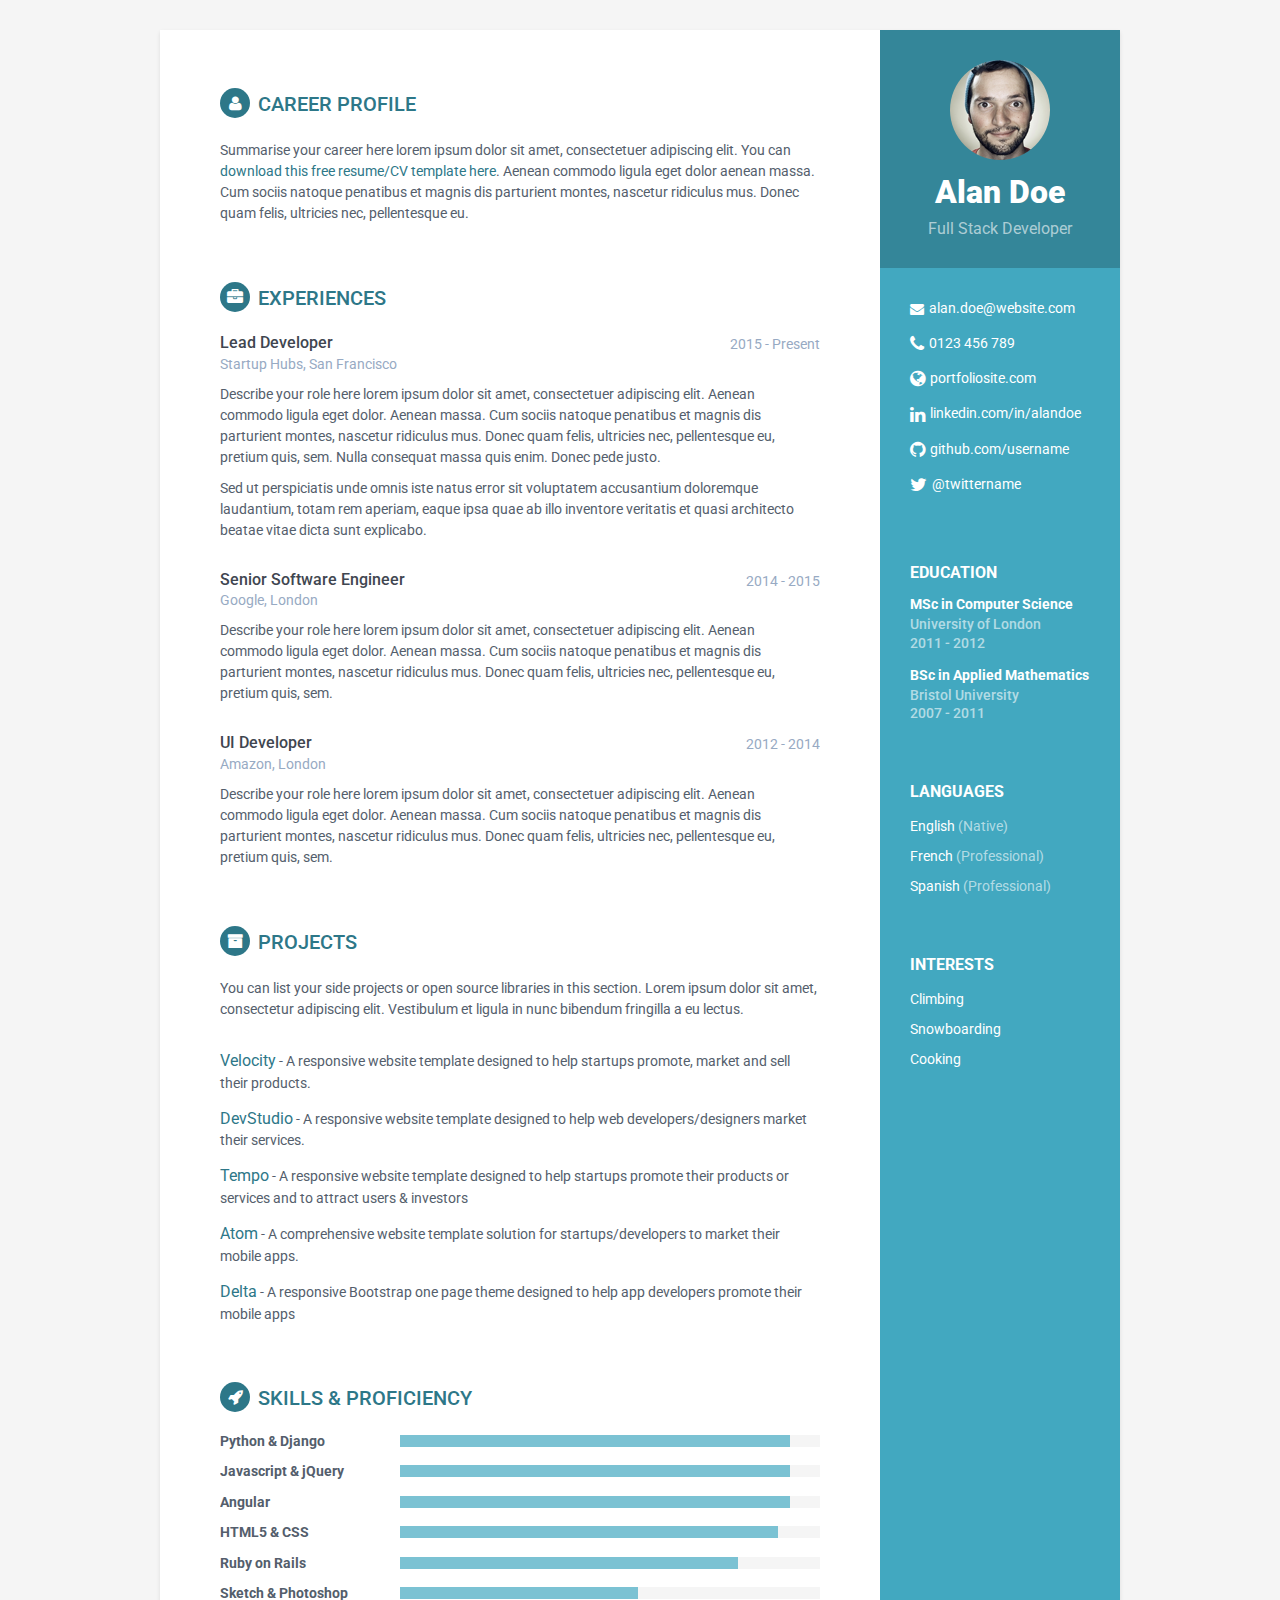
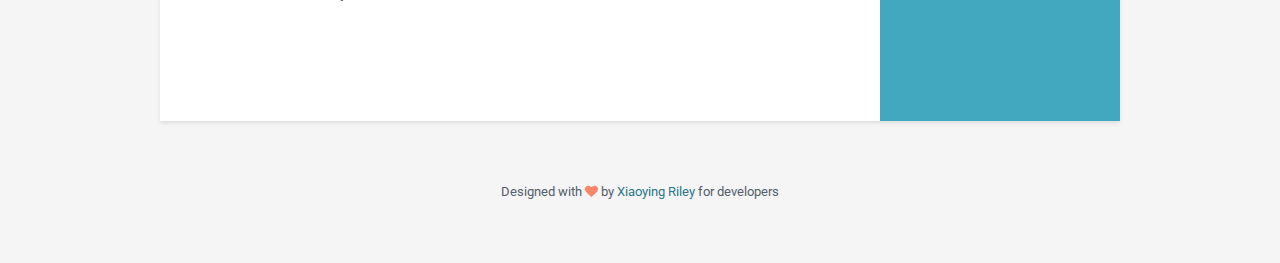
<file: blog/orbit-v1.0/index.html>
<!DOCTYPE html>
<!--[if IE 8]> <html lang="en" class="ie8"> <![endif]-->  
<!--[if IE 9]> <html lang="en" class="ie9"> <![endif]-->  
<!--[if !IE]><!--> <html lang="en"> <!--<![endif]-->  
<head>
    <title>Responsive Resume/CV Template for Developers</title>
    <!-- Meta -->
    <meta charset="utf-8">
    <meta http-equiv="X-UA-Compatible" content="IE=edge">
    <meta name="viewport" content="width=device-width, initial-scale=1.0">
    <meta name="description" content="Responsive HTML5 Resume/CV Template for Developers">
    <meta name="author" content="Xiaoying Riley at 3rd Wave Media">    
    <link rel="shortcut icon" href="favicon.ico">  
    <link href='https://fonts.googleapis.com/css?family=Roboto:400,500,400italic,300italic,300,500italic,700,700italic,900,900italic' rel='stylesheet' type='text/css'>
    <!-- Global CSS -->
    <link rel="stylesheet" href="assets/plugins/bootstrap/css/bootstrap.min.css">   
    <!-- Plugins CSS -->
    <link rel="stylesheet" href="assets/plugins/font-awesome/css/font-awesome.css">
    
    <!-- Theme CSS -->  
    <link id="theme-style" rel="stylesheet" href="assets/css/styles.css">
    <!-- HTML5 shim and Respond.js for IE8 support of HTML5 elements and media queries -->
    <!--[if lt IE 9]>
      <script src="https://oss.maxcdn.com/html5shiv/3.7.2/html5shiv.min.js"></script>
      <script src="https://oss.maxcdn.com/respond/1.4.2/respond.min.js"></script>
    <![endif]-->
</head> 

<body>
    <div class="wrapper">
        <div class="sidebar-wrapper">
            <div class="profile-container">
                <img class="profile" src="assets/images/profile.png" alt="" />
                <h1 class="name">Alan Doe</h1>
                <h3 class="tagline">Full Stack Developer</h3>
            </div><!--//profile-container-->
            
            <div class="contact-container container-block">
                <ul class="list-unstyled contact-list">
                    <li class="email"><i class="fa fa-envelope"></i><a href="mailto: yourname@email.com">alan.doe@website.com</a></li>
                    <li class="phone"><i class="fa fa-phone"></i><a href="tel:0123 456 789">0123 456 789</a></li>
                    <li class="website"><i class="fa fa-globe"></i><a href="http://themes.3rdwavemedia.com/website-templates/free-responsive-website-template-for-developers/" target="_blank">portfoliosite.com</a></li>
                    <li class="linkedin"><i class="fa fa-linkedin"></i><a href="#" target="_blank">linkedin.com/in/alandoe</a></li>
                    <li class="github"><i class="fa fa-github"></i><a href="#" target="_blank">github.com/username</a></li>
                    <li class="twitter"><i class="fa fa-twitter"></i><a href="https://twitter.com/3rdwave_themes" target="_blank">@twittername</a></li>
                </ul>
            </div><!--//contact-container-->
            <div class="education-container container-block">
                <h2 class="container-block-title">Education</h2>
                <div class="item">
                    <h4 class="degree">MSc in Computer Science</h4>
                    <h5 class="meta">University of London</h5>
                    <div class="time">2011 - 2012</div>
                </div><!--//item-->
                <div class="item">
                    <h4 class="degree">BSc in Applied Mathematics</h4>
                    <h5 class="meta">Bristol University</h5>
                    <div class="time">2007 - 2011</div>
                </div><!--//item-->
            </div><!--//education-container-->
            
            <div class="languages-container container-block">
                <h2 class="container-block-title">Languages</h2>
                <ul class="list-unstyled interests-list">
                    <li>English <span class="lang-desc">(Native)</span></li>
                    <li>French <span class="lang-desc">(Professional)</span></li>
                    <li>Spanish <span class="lang-desc">(Professional)</span></li>
                </ul>
            </div><!--//interests-->
            
            <div class="interests-container container-block">
                <h2 class="container-block-title">Interests</h2>
                <ul class="list-unstyled interests-list">
                    <li>Climbing</li>
                    <li>Snowboarding</li>
                    <li>Cooking</li>
                </ul>
            </div><!--//interests-->
            
        </div><!--//sidebar-wrapper-->
        
        <div class="main-wrapper">
            
            <section class="section summary-section">
                <h2 class="section-title"><i class="fa fa-user"></i>Career Profile</h2>
                <div class="summary">
                    <p>Summarise your career here lorem ipsum dolor sit amet, consectetuer adipiscing elit. You can <a href="http://themes.3rdwavemedia.com/website-templates/orbit-free-resume-cv-template-for-developers/" target="_blank">download this free resume/CV template here</a>. Aenean commodo ligula eget dolor aenean massa. Cum sociis natoque penatibus et magnis dis parturient montes, nascetur ridiculus mus. Donec quam felis, ultricies nec, pellentesque eu.</p>
                </div><!--//summary-->
            </section><!--//section-->
            
            <section class="section experiences-section">
                <h2 class="section-title"><i class="fa fa-briefcase"></i>Experiences</h2>
                
                <div class="item">
                    <div class="meta">
                        <div class="upper-row">
                            <h3 class="job-title">Lead Developer</h3>
                            <div class="time">2015 - Present</div>
                        </div><!--//upper-row-->
                        <div class="company">Startup Hubs, San Francisco</div>
                    </div><!--//meta-->
                    <div class="details">
                        <p>Describe your role here lorem ipsum dolor sit amet, consectetuer adipiscing elit. Aenean commodo ligula eget dolor. Aenean massa. Cum sociis natoque penatibus et magnis dis parturient montes, nascetur ridiculus mus. Donec quam felis, ultricies nec, pellentesque eu, pretium quis, sem. Nulla consequat massa quis enim. Donec pede justo.</p>  
                        <p>Sed ut perspiciatis unde omnis iste natus error sit voluptatem accusantium doloremque laudantium, totam rem aperiam, eaque ipsa quae ab illo inventore veritatis et quasi architecto beatae vitae dicta sunt explicabo. </p>
                    </div><!--//details-->
                </div><!--//item-->
                
                <div class="item">
                    <div class="meta">
                        <div class="upper-row">
                            <h3 class="job-title">Senior Software Engineer</h3>
                            <div class="time">2014 - 2015</div>
                        </div><!--//upper-row-->
                        <div class="company">Google, London</div>
                    </div><!--//meta-->
                    <div class="details">
                        <p>Describe your role here lorem ipsum dolor sit amet, consectetuer adipiscing elit. Aenean commodo ligula eget dolor. Aenean massa. Cum sociis natoque penatibus et magnis dis parturient montes, nascetur ridiculus mus. Donec quam felis, ultricies nec, pellentesque eu, pretium quis, sem.</p>  
                        
                    </div><!--//details-->
                </div><!--//item-->
                
                <div class="item">
                    <div class="meta">
                        <div class="upper-row">
                            <h3 class="job-title">UI Developer</h3>
                            <div class="time">2012 - 2014</div>
                        </div><!--//upper-row-->
                        <div class="company">Amazon, London</div>
                    </div><!--//meta-->
                    <div class="details">
                        <p>Describe your role here lorem ipsum dolor sit amet, consectetuer adipiscing elit. Aenean commodo ligula eget dolor. Aenean massa. Cum sociis natoque penatibus et magnis dis parturient montes, nascetur ridiculus mus. Donec quam felis, ultricies nec, pellentesque eu, pretium quis, sem.</p>  
                    </div><!--//details-->
                </div><!--//item-->
                
            </section><!--//section-->
            
            <section class="section projects-section">
                <h2 class="section-title"><i class="fa fa-archive"></i>Projects</h2>
                <div class="intro">
                    <p>You can list your side projects or open source libraries in this section. Lorem ipsum dolor sit amet, consectetur adipiscing elit. Vestibulum et ligula in nunc bibendum fringilla a eu lectus.</p>
                </div><!--//intro-->
                <div class="item">
                    <span class="project-title"><a href="#hook">Velocity</a></span> - <span class="project-tagline">A responsive website template designed to help startups promote, market and sell their products.</span>
                    
                </div><!--//item-->
                <div class="item">
                    <span class="project-title"><a href="http://themes.3rdwavemedia.com/website-templates/responsive-bootstrap-theme-web-development-agencies-devstudio/" target="_blank">DevStudio</a></span> - 
                    <span class="project-tagline">A responsive website template designed to help web developers/designers market their services. </span>
                </div><!--//item-->
                <div class="item">
                    <span class="project-title"><a href="http://themes.3rdwavemedia.com/website-templates/responsive-bootstrap-theme-for-startups-tempo/" target="_blank">Tempo</a></span> - <span class="project-tagline">A responsive website template designed to help startups promote their products or services and to attract users &amp; investors</span>
                </div><!--//item-->
                <div class="item">
                    <span class="project-title"><a href="hhttp://themes.3rdwavemedia.com/website-templates/responsive-bootstrap-theme-mobile-apps-atom/" target="_blank">Atom</a></span> - <span class="project-tagline">A comprehensive website template solution for startups/developers to market their mobile apps. </span>
                </div><!--//item-->
                <div class="item">
                    <span class="project-title"><a href="http://themes.3rdwavemedia.com/website-templates/responsive-bootstrap-theme-for-mobile-apps-delta/" target="_blank">Delta</a></span> - <span class="project-tagline">A responsive Bootstrap one page theme designed to help app developers promote their mobile apps</span>
                </div><!--//item-->
            </section><!--//section-->
            
            <section class="skills-section section">
                <h2 class="section-title"><i class="fa fa-rocket"></i>Skills &amp; Proficiency</h2>
                <div class="skillset">        
                    <div class="item">
                        <h3 class="level-title">Python &amp; Django</h3>
                        <div class="level-bar">
                            <div class="level-bar-inner" data-level="98%">
                            </div>                                      
                        </div><!--//level-bar-->                                 
                    </div><!--//item-->
                    
                    <div class="item">
                        <h3 class="level-title">Javascript &amp; jQuery</h3>
                        <div class="level-bar">
                            <div class="level-bar-inner" data-level="98%">
                            </div>                                      
                        </div><!--//level-bar-->                                 
                    </div><!--//item-->
                    
                    <div class="item">
                        <h3 class="level-title">Angular</h3>
                        <div class="level-bar">
                            <div class="level-bar-inner" data-level="98%">
                            </div>                                      
                        </div><!--//level-bar-->                                 
                    </div><!--//item-->
                    
                    <div class="item">
                        <h3 class="level-title">HTML5 &amp; CSS</h3>
                        <div class="level-bar">
                            <div class="level-bar-inner" data-level="95%">
                            </div>                                      
                        </div><!--//level-bar-->                                 
                    </div><!--//item-->
                    
                    <div class="item">
                        <h3 class="level-title">Ruby on Rails</h3>
                        <div class="level-bar">
                            <div class="level-bar-inner" data-level="85%">
                            </div>                                      
                        </div><!--//level-bar-->                                 
                    </div><!--//item-->
                    
                    <div class="item">
                        <h3 class="level-title">Sketch &amp; Photoshop</h3>
                        <div class="level-bar">
                            <div class="level-bar-inner" data-level="60%">
                            </div>                                      
                        </div><!--//level-bar-->                                 
                    </div><!--//item-->
                    
                </div>  
            </section><!--//skills-section-->
            
        </div><!--//main-body-->
    </div>
 
    <footer class="footer">
        <div class="text-center">
                <!--/* This template is released under the Creative Commons Attribution 3.0 License. Please keep the attribution link below when using for your own project. Thank you for your support. :) If you'd like to use the template without the attribution, you can check out other license options via our website: themes.3rdwavemedia.com */-->
                <small class="copyright">Designed with <i class="fa fa-heart"></i> by <a href="http://themes.3rdwavemedia.com" target="_blank">Xiaoying Riley</a> for developers</small>
        </div><!--//container-->
    </footer><!--//footer-->
 
    <!-- Javascript -->          
    <script type="text/javascript" src="assets/plugins/jquery-1.11.3.min.js"></script>
    <script type="text/javascript" src="assets/plugins/bootstrap/js/bootstrap.min.js"></script>    
    <!-- custom js -->
    <script type="text/javascript" src="assets/js/main.js"></script>            
</body>
</html>
</file>
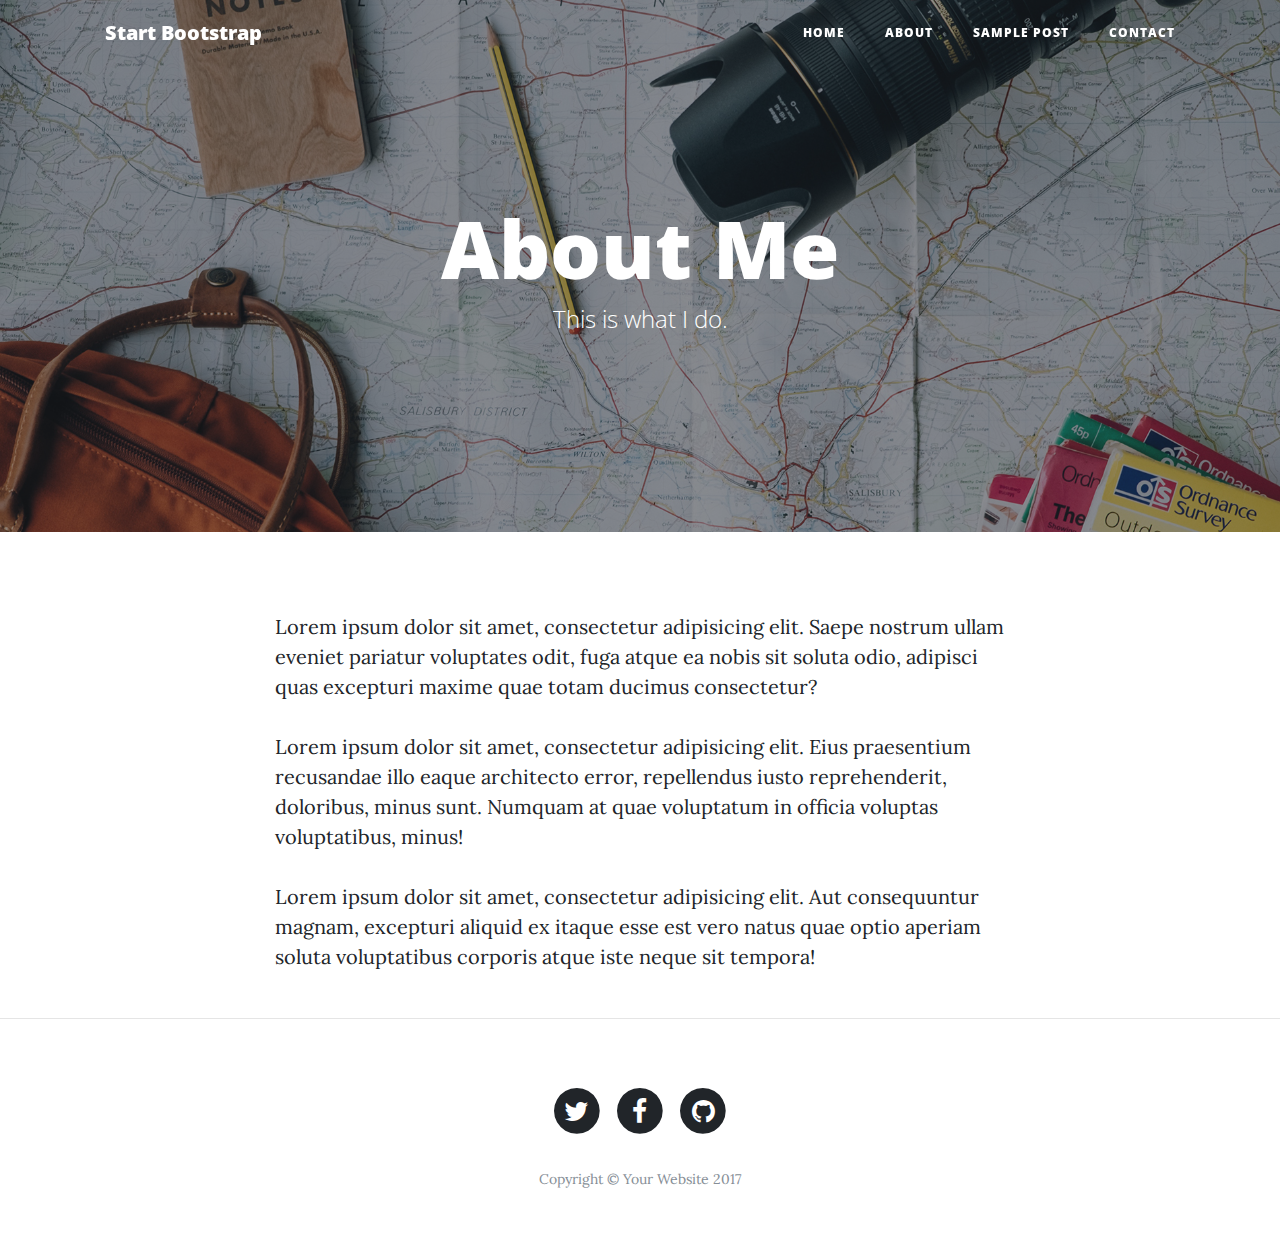
<file: blog/startbootstrap-clean-blog-gh-pages/about.html>
<!DOCTYPE html>
<html lang="en">

  <head>

    <meta charset="utf-8">
    <meta name="viewport" content="width=device-width, initial-scale=1, shrink-to-fit=no">
    <meta name="description" content="">
    <meta name="author" content="">

    <title>Clean Blog - Start Bootstrap Theme</title>

    <!-- Bootstrap core CSS -->
    <link href="vendor/bootstrap/css/bootstrap.min.css" rel="stylesheet">

    <!-- Custom fonts for this template -->
    <link href="vendor/font-awesome/css/font-awesome.min.css" rel="stylesheet" type="text/css">
    <link href='https://fonts.googleapis.com/css?family=Lora:400,700,400italic,700italic' rel='stylesheet' type='text/css'>
    <link href='https://fonts.googleapis.com/css?family=Open+Sans:300italic,400italic,600italic,700italic,800italic,400,300,600,700,800' rel='stylesheet' type='text/css'>

    <!-- Custom styles for this template -->
    <link href="css/clean-blog.min.css" rel="stylesheet">

  </head>

  <body>

    <!-- Navigation -->
    <nav class="navbar navbar-expand-lg navbar-light fixed-top" id="mainNav">
      <div class="container">
        <a class="navbar-brand" href="index.html">Start Bootstrap</a>
        <button class="navbar-toggler navbar-toggler-right" type="button" data-toggle="collapse" data-target="#navbarResponsive" aria-controls="navbarResponsive" aria-expanded="false" aria-label="Toggle navigation">
          Menu
          <i class="fa fa-bars"></i>
        </button>
        <div class="collapse navbar-collapse" id="navbarResponsive">
          <ul class="navbar-nav ml-auto">
            <li class="nav-item">
              <a class="nav-link" href="index.html">Home</a>
            </li>
            <li class="nav-item">
              <a class="nav-link" href="about.html">About</a>
            </li>
            <li class="nav-item">
              <a class="nav-link" href="post.html">Sample Post</a>
            </li>
            <li class="nav-item">
              <a class="nav-link" href="contact.html">Contact</a>
            </li>
          </ul>
        </div>
      </div>
    </nav>

    <!-- Page Header -->
    <header class="masthead" style="background-image: url('img/about-bg.jpg')">
      <div class="overlay"></div>
      <div class="container">
        <div class="row">
          <div class="col-lg-8 col-md-10 mx-auto">
            <div class="page-heading">
              <h1>About Me</h1>
              <span class="subheading">This is what I do.</span>
            </div>
          </div>
        </div>
      </div>
    </header>

    <!-- Main Content -->
    <div class="container">
      <div class="row">
        <div class="col-lg-8 col-md-10 mx-auto">
          <p>Lorem ipsum dolor sit amet, consectetur adipisicing elit. Saepe nostrum ullam eveniet pariatur voluptates odit, fuga atque ea nobis sit soluta odio, adipisci quas excepturi maxime quae totam ducimus consectetur?</p>
          <p>Lorem ipsum dolor sit amet, consectetur adipisicing elit. Eius praesentium recusandae illo eaque architecto error, repellendus iusto reprehenderit, doloribus, minus sunt. Numquam at quae voluptatum in officia voluptas voluptatibus, minus!</p>
          <p>Lorem ipsum dolor sit amet, consectetur adipisicing elit. Aut consequuntur magnam, excepturi aliquid ex itaque esse est vero natus quae optio aperiam soluta voluptatibus corporis atque iste neque sit tempora!</p>
        </div>
      </div>
    </div>

    <hr>

    <!-- Footer -->
    <footer>
      <div class="container">
        <div class="row">
          <div class="col-lg-8 col-md-10 mx-auto">
            <ul class="list-inline text-center">
              <li class="list-inline-item">
                <a href="#">
                  <span class="fa-stack fa-lg">
                    <i class="fa fa-circle fa-stack-2x"></i>
                    <i class="fa fa-twitter fa-stack-1x fa-inverse"></i>
                  </span>
                </a>
              </li>
              <li class="list-inline-item">
                <a href="#">
                  <span class="fa-stack fa-lg">
                    <i class="fa fa-circle fa-stack-2x"></i>
                    <i class="fa fa-facebook fa-stack-1x fa-inverse"></i>
                  </span>
                </a>
              </li>
              <li class="list-inline-item">
                <a href="#">
                  <span class="fa-stack fa-lg">
                    <i class="fa fa-circle fa-stack-2x"></i>
                    <i class="fa fa-github fa-stack-1x fa-inverse"></i>
                  </span>
                </a>
              </li>
            </ul>
            <p class="copyright text-muted">Copyright &copy; Your Website 2017</p>
          </div>
        </div>
      </div>
    </footer>

    <!-- Bootstrap core JavaScript -->
    <script src="vendor/jquery/jquery.min.js"></script>
    <script src="vendor/bootstrap/js/bootstrap.bundle.min.js"></script>

    <!-- Custom scripts for this template -->
    <script src="js/clean-blog.min.js"></script>

  </body>

</html>
</file>
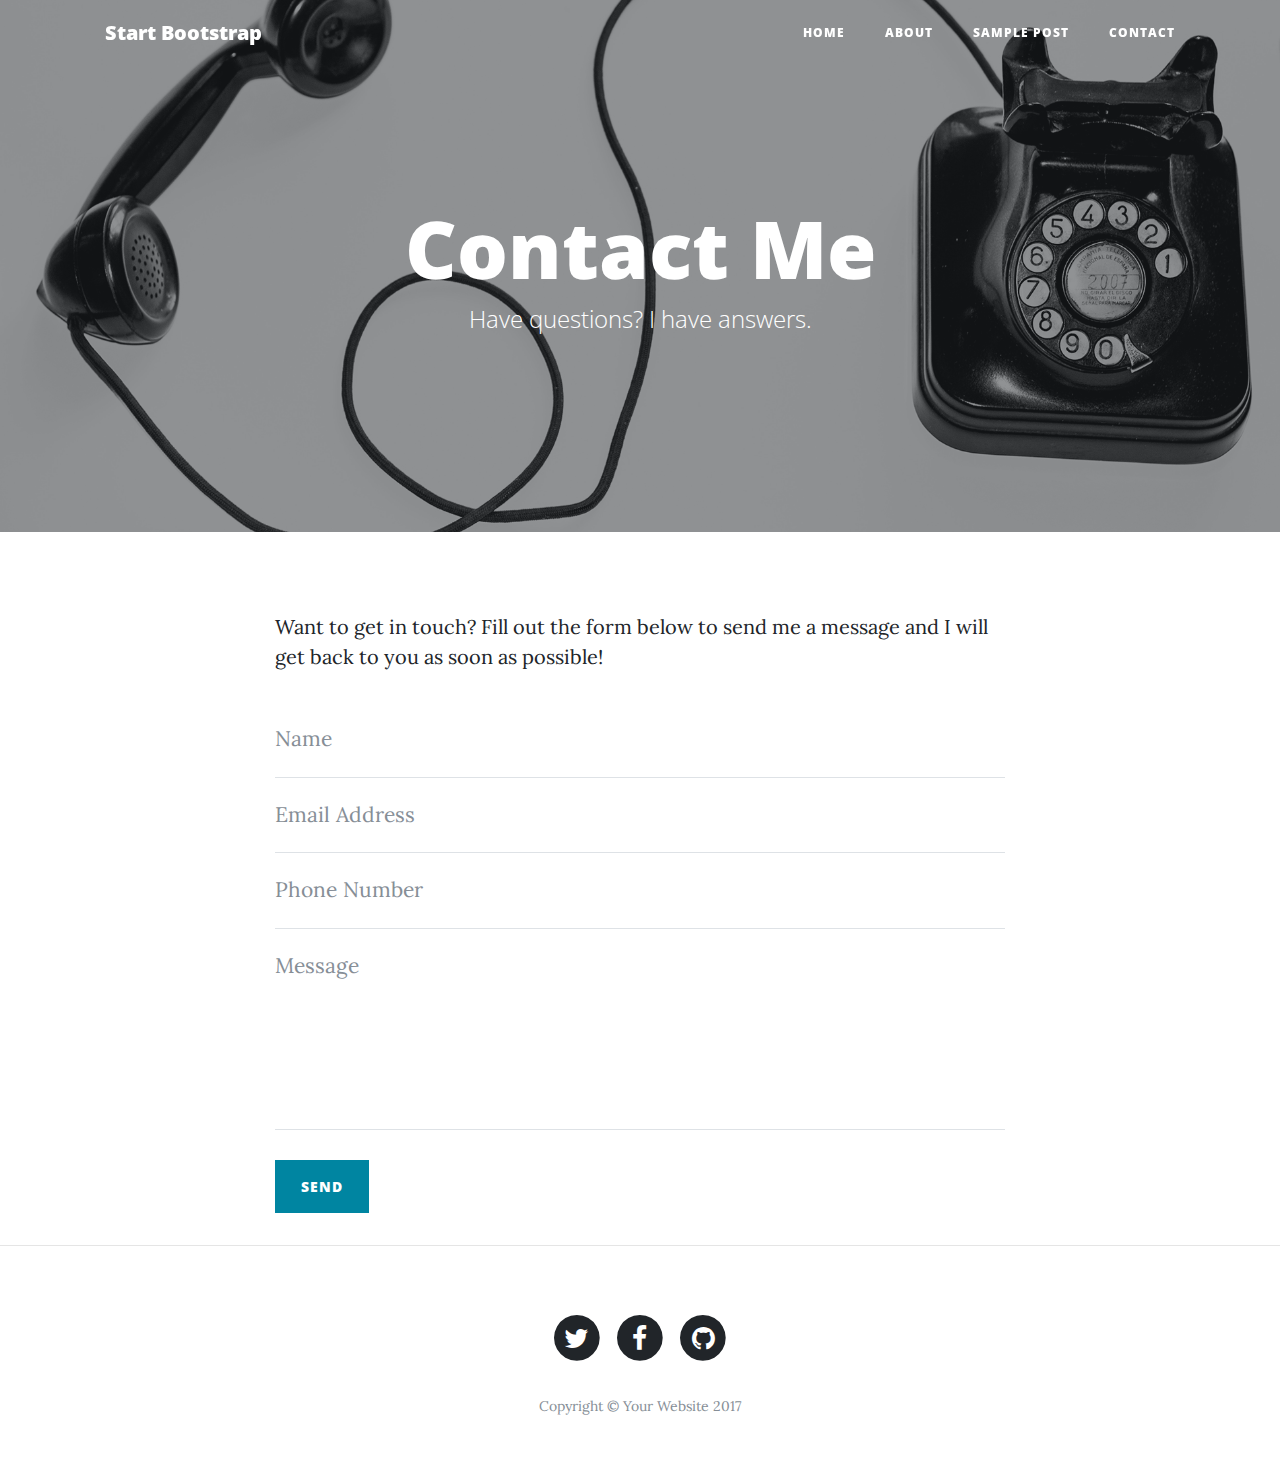
<file: blog/startbootstrap-clean-blog-gh-pages/contact.html>
<!DOCTYPE html>
<html lang="en">

  <head>

    <meta charset="utf-8">
    <meta name="viewport" content="width=device-width, initial-scale=1, shrink-to-fit=no">
    <meta name="description" content="">
    <meta name="author" content="">

    <title>Clean Blog - Start Bootstrap Theme</title>

    <!-- Bootstrap core CSS -->
    <link href="vendor/bootstrap/css/bootstrap.min.css" rel="stylesheet">

    <!-- Custom fonts for this template -->
    <link href="vendor/font-awesome/css/font-awesome.min.css" rel="stylesheet" type="text/css">
    <link href='https://fonts.googleapis.com/css?family=Lora:400,700,400italic,700italic' rel='stylesheet' type='text/css'>
    <link href='https://fonts.googleapis.com/css?family=Open+Sans:300italic,400italic,600italic,700italic,800italic,400,300,600,700,800' rel='stylesheet' type='text/css'>

    <!-- Custom styles for this template -->
    <link href="css/clean-blog.min.css" rel="stylesheet">

  </head>

  <body>

    <!-- Navigation -->
    <nav class="navbar navbar-expand-lg navbar-light fixed-top" id="mainNav">
      <div class="container">
        <a class="navbar-brand" href="index.html">Start Bootstrap</a>
        <button class="navbar-toggler navbar-toggler-right" type="button" data-toggle="collapse" data-target="#navbarResponsive" aria-controls="navbarResponsive" aria-expanded="false" aria-label="Toggle navigation">
          Menu
          <i class="fa fa-bars"></i>
        </button>
        <div class="collapse navbar-collapse" id="navbarResponsive">
          <ul class="navbar-nav ml-auto">
            <li class="nav-item">
              <a class="nav-link" href="index.html">Home</a>
            </li>
            <li class="nav-item">
              <a class="nav-link" href="about.html">About</a>
            </li>
            <li class="nav-item">
              <a class="nav-link" href="post.html">Sample Post</a>
            </li>
            <li class="nav-item">
              <a class="nav-link" href="contact.html">Contact</a>
            </li>
          </ul>
        </div>
      </div>
    </nav>

    <!-- Page Header -->
    <header class="masthead" style="background-image: url('img/contact-bg.jpg')">
      <div class="overlay"></div>
      <div class="container">
        <div class="row">
          <div class="col-lg-8 col-md-10 mx-auto">
            <div class="page-heading">
              <h1>Contact Me</h1>
              <span class="subheading">Have questions? I have answers.</span>
            </div>
          </div>
        </div>
      </div>
    </header>

    <!-- Main Content -->
    <div class="container">
      <div class="row">
        <div class="col-lg-8 col-md-10 mx-auto">
          <p>Want to get in touch? Fill out the form below to send me a message and I will get back to you as soon as possible!</p>
          <!-- Contact Form - Enter your email address on line 19 of the mail/contact_me.php file to make this form work. -->
          <!-- WARNING: Some web hosts do not allow emails to be sent through forms to common mail hosts like Gmail or Yahoo. It's recommended that you use a private domain email address! -->
          <!-- To use the contact form, your site must be on a live web host with PHP! The form will not work locally! -->
          <form name="sentMessage" id="contactForm" novalidate>
            <div class="control-group">
              <div class="form-group floating-label-form-group controls">
                <label>Name</label>
                <input type="text" class="form-control" placeholder="Name" id="name" required data-validation-required-message="Please enter your name.">
                <p class="help-block text-danger"></p>
              </div>
            </div>
            <div class="control-group">
              <div class="form-group floating-label-form-group controls">
                <label>Email Address</label>
                <input type="email" class="form-control" placeholder="Email Address" id="email" required data-validation-required-message="Please enter your email address.">
                <p class="help-block text-danger"></p>
              </div>
            </div>
            <div class="control-group">
              <div class="form-group col-xs-12 floating-label-form-group controls">
                <label>Phone Number</label>
                <input type="tel" class="form-control" placeholder="Phone Number" id="phone" required data-validation-required-message="Please enter your phone number.">
                <p class="help-block text-danger"></p>
              </div>
            </div>
            <div class="control-group">
              <div class="form-group floating-label-form-group controls">
                <label>Message</label>
                <textarea rows="5" class="form-control" placeholder="Message" id="message" required data-validation-required-message="Please enter a message."></textarea>
                <p class="help-block text-danger"></p>
              </div>
            </div>
            <br>
            <div id="success"></div>
            <div class="form-group">
              <button type="submit" class="btn btn-primary" id="sendMessageButton">Send</button>
            </div>
          </form>
        </div>
      </div>
    </div>

    <hr>

    <!-- Footer -->
    <footer>
      <div class="container">
        <div class="row">
          <div class="col-lg-8 col-md-10 mx-auto">
            <ul class="list-inline text-center">
              <li class="list-inline-item">
                <a href="#">
                  <span class="fa-stack fa-lg">
                    <i class="fa fa-circle fa-stack-2x"></i>
                    <i class="fa fa-twitter fa-stack-1x fa-inverse"></i>
                  </span>
                </a>
              </li>
              <li class="list-inline-item">
                <a href="#">
                  <span class="fa-stack fa-lg">
                    <i class="fa fa-circle fa-stack-2x"></i>
                    <i class="fa fa-facebook fa-stack-1x fa-inverse"></i>
                  </span>
                </a>
              </li>
              <li class="list-inline-item">
                <a href="#">
                  <span class="fa-stack fa-lg">
                    <i class="fa fa-circle fa-stack-2x"></i>
                    <i class="fa fa-github fa-stack-1x fa-inverse"></i>
                  </span>
                </a>
              </li>
            </ul>
            <p class="copyright text-muted">Copyright &copy; Your Website 2017</p>
          </div>
        </div>
      </div>
    </footer>

    <!-- Bootstrap core JavaScript -->
    <script src="vendor/jquery/jquery.min.js"></script>
    <script src="vendor/bootstrap/js/bootstrap.bundle.min.js"></script>

    <!-- Contact Form JavaScript -->
    <script src="js/jqBootstrapValidation.js"></script>
    <script src="js/contact_me.js"></script>

    <!-- Custom scripts for this template -->
    <script src="js/clean-blog.min.js"></script>

  </body>

</html>
</file>
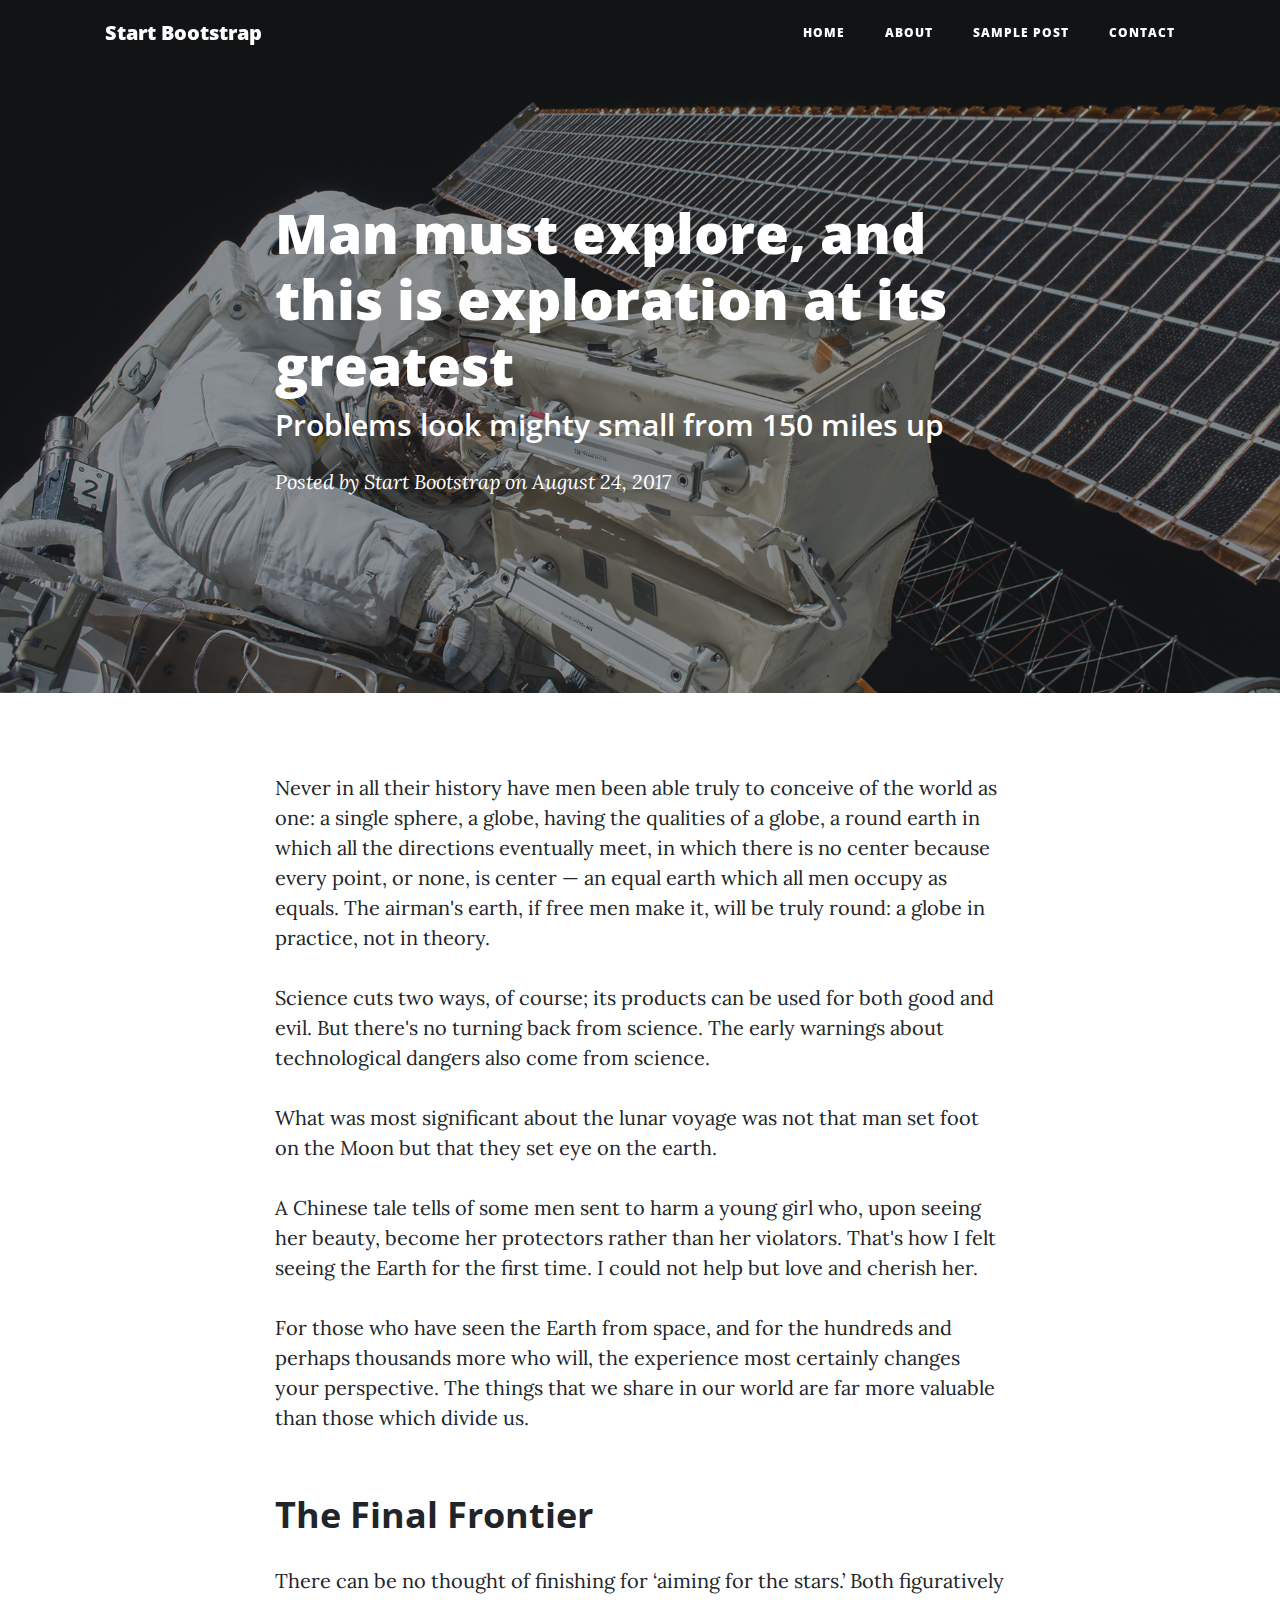
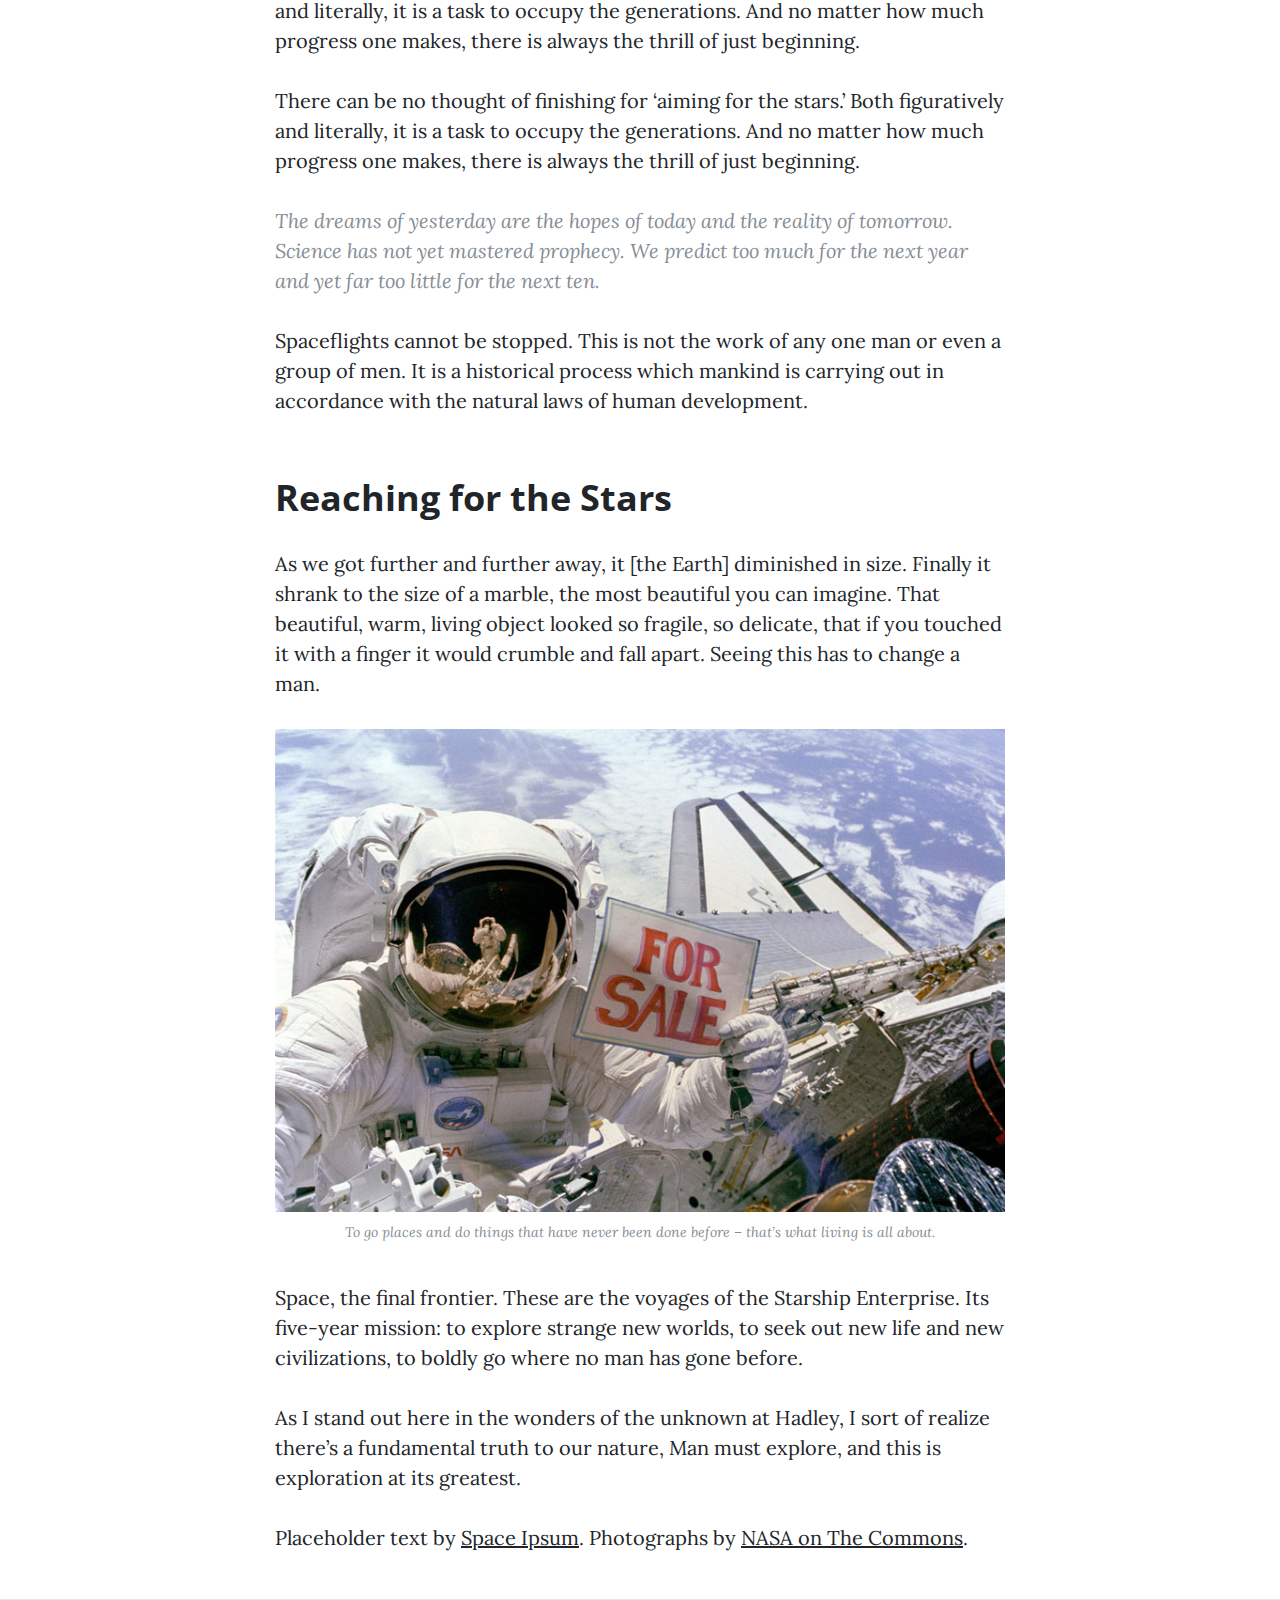
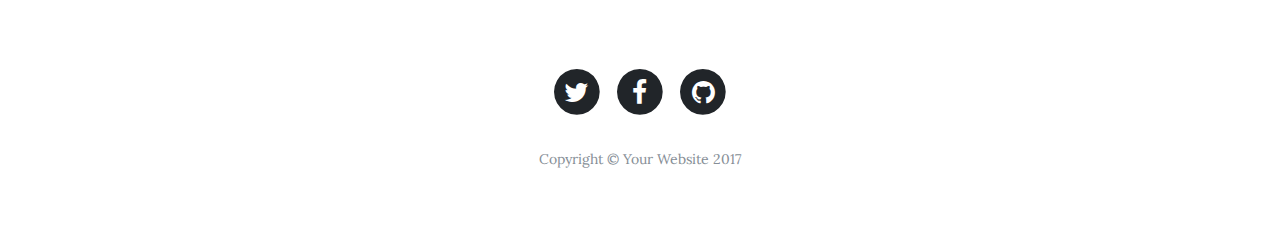
<file: blog/startbootstrap-clean-blog-gh-pages/post.html>
<!DOCTYPE html>
<html lang="en">

  <head>

    <meta charset="utf-8">
    <meta name="viewport" content="width=device-width, initial-scale=1, shrink-to-fit=no">
    <meta name="description" content="">
    <meta name="author" content="">

    <title>Clean Blog - Start Bootstrap Theme</title>

    <!-- Bootstrap core CSS -->
    <link href="vendor/bootstrap/css/bootstrap.min.css" rel="stylesheet">

    <!-- Custom fonts for this template -->
    <link href="vendor/font-awesome/css/font-awesome.min.css" rel="stylesheet" type="text/css">
    <link href='https://fonts.googleapis.com/css?family=Lora:400,700,400italic,700italic' rel='stylesheet' type='text/css'>
    <link href='https://fonts.googleapis.com/css?family=Open+Sans:300italic,400italic,600italic,700italic,800italic,400,300,600,700,800' rel='stylesheet' type='text/css'>

    <!-- Custom styles for this template -->
    <link href="css/clean-blog.min.css" rel="stylesheet">

  </head>

  <body>

    <!-- Navigation -->
    <nav class="navbar navbar-expand-lg navbar-light fixed-top" id="mainNav">
      <div class="container">
        <a class="navbar-brand" href="index.html">Start Bootstrap</a>
        <button class="navbar-toggler navbar-toggler-right" type="button" data-toggle="collapse" data-target="#navbarResponsive" aria-controls="navbarResponsive" aria-expanded="false" aria-label="Toggle navigation">
          Menu
          <i class="fa fa-bars"></i>
        </button>
        <div class="collapse navbar-collapse" id="navbarResponsive">
          <ul class="navbar-nav ml-auto">
            <li class="nav-item">
              <a class="nav-link" href="index.html">Home</a>
            </li>
            <li class="nav-item">
              <a class="nav-link" href="about.html">About</a>
            </li>
            <li class="nav-item">
              <a class="nav-link" href="post.html">Sample Post</a>
            </li>
            <li class="nav-item">
              <a class="nav-link" href="contact.html">Contact</a>
            </li>
          </ul>
        </div>
      </div>
    </nav>

    <!-- Page Header -->
    <header class="masthead" style="background-image: url('img/post-bg.jpg')">
      <div class="overlay"></div>
      <div class="container">
        <div class="row">
          <div class="col-lg-8 col-md-10 mx-auto">
            <div class="post-heading">
              <h1>Man must explore, and this is exploration at its greatest</h1>
              <h2 class="subheading">Problems look mighty small from 150 miles up</h2>
              <span class="meta">Posted by
                <a href="#">Start Bootstrap</a>
                on August 24, 2017</span>
            </div>
          </div>
        </div>
      </div>
    </header>

    <!-- Post Content -->
    <article>
      <div class="container">
        <div class="row">
          <div class="col-lg-8 col-md-10 mx-auto">
            <p>Never in all their history have men been able truly to conceive of the world as one: a single sphere, a globe, having the qualities of a globe, a round earth in which all the directions eventually meet, in which there is no center because every point, or none, is center — an equal earth which all men occupy as equals. The airman's earth, if free men make it, will be truly round: a globe in practice, not in theory.</p>

            <p>Science cuts two ways, of course; its products can be used for both good and evil. But there's no turning back from science. The early warnings about technological dangers also come from science.</p>

            <p>What was most significant about the lunar voyage was not that man set foot on the Moon but that they set eye on the earth.</p>

            <p>A Chinese tale tells of some men sent to harm a young girl who, upon seeing her beauty, become her protectors rather than her violators. That's how I felt seeing the Earth for the first time. I could not help but love and cherish her.</p>

            <p>For those who have seen the Earth from space, and for the hundreds and perhaps thousands more who will, the experience most certainly changes your perspective. The things that we share in our world are far more valuable than those which divide us.</p>

            <h2 class="section-heading">The Final Frontier</h2>

            <p>There can be no thought of finishing for ‘aiming for the stars.’ Both figuratively and literally, it is a task to occupy the generations. And no matter how much progress one makes, there is always the thrill of just beginning.</p>

            <p>There can be no thought of finishing for ‘aiming for the stars.’ Both figuratively and literally, it is a task to occupy the generations. And no matter how much progress one makes, there is always the thrill of just beginning.</p>

            <blockquote class="blockquote">The dreams of yesterday are the hopes of today and the reality of tomorrow. Science has not yet mastered prophecy. We predict too much for the next year and yet far too little for the next ten.</blockquote>

            <p>Spaceflights cannot be stopped. This is not the work of any one man or even a group of men. It is a historical process which mankind is carrying out in accordance with the natural laws of human development.</p>

            <h2 class="section-heading">Reaching for the Stars</h2>

            <p>As we got further and further away, it [the Earth] diminished in size. Finally it shrank to the size of a marble, the most beautiful you can imagine. That beautiful, warm, living object looked so fragile, so delicate, that if you touched it with a finger it would crumble and fall apart. Seeing this has to change a man.</p>

            <a href="#">
              <img class="img-fluid" src="img/post-sample-image.jpg" alt="">
            </a>
            <span class="caption text-muted">To go places and do things that have never been done before – that’s what living is all about.</span>

            <p>Space, the final frontier. These are the voyages of the Starship Enterprise. Its five-year mission: to explore strange new worlds, to seek out new life and new civilizations, to boldly go where no man has gone before.</p>

            <p>As I stand out here in the wonders of the unknown at Hadley, I sort of realize there’s a fundamental truth to our nature, Man must explore, and this is exploration at its greatest.</p>

            <p>Placeholder text by
              <a href="http://spaceipsum.com/">Space Ipsum</a>. Photographs by
              <a href="https://www.flickr.com/photos/nasacommons/">NASA on The Commons</a>.</p>
          </div>
        </div>
      </div>
    </article>

    <hr>

    <!-- Footer -->
    <footer>
      <div class="container">
        <div class="row">
          <div class="col-lg-8 col-md-10 mx-auto">
            <ul class="list-inline text-center">
              <li class="list-inline-item">
                <a href="#">
                  <span class="fa-stack fa-lg">
                    <i class="fa fa-circle fa-stack-2x"></i>
                    <i class="fa fa-twitter fa-stack-1x fa-inverse"></i>
                  </span>
                </a>
              </li>
              <li class="list-inline-item">
                <a href="#">
                  <span class="fa-stack fa-lg">
                    <i class="fa fa-circle fa-stack-2x"></i>
                    <i class="fa fa-facebook fa-stack-1x fa-inverse"></i>
                  </span>
                </a>
              </li>
              <li class="list-inline-item">
                <a href="#">
                  <span class="fa-stack fa-lg">
                    <i class="fa fa-circle fa-stack-2x"></i>
                    <i class="fa fa-github fa-stack-1x fa-inverse"></i>
                  </span>
                </a>
              </li>
            </ul>
            <p class="copyright text-muted">Copyright &copy; Your Website 2017</p>
          </div>
        </div>
      </div>
    </footer>

    <!-- Bootstrap core JavaScript -->
    <script src="vendor/jquery/jquery.min.js"></script>
    <script src="vendor/bootstrap/js/bootstrap.bundle.min.js"></script>

    <!-- Custom scripts for this template -->
    <script src="js/clean-blog.min.js"></script>

  </body>

</html>
</file>
<file: blog/orbit-v1.0/assets/css/styles.css>
/*   
 * Template Name: Orbit - Responsive Resume/CV Template for Developers
 * Version: 1.0
 * Author: Xiaoying Riley
 * Twitter: @3rdwave_themes
 * License: Creative Commons Attribution 3.0 License
 * Website: http://themes.3rdwavemedia.com/
*/
/* styles.css */
/* ======= Base ======= */
body {
  font-family: 'Roboto', sans-serif;
  color: #545E6C;
  background: #f5f5f5;
  font-size: 14px;
  padding: 30px;
  -webkit-font-smoothing: antialiased;
  -moz-osx-font-smoothing: grayscale;
}
h1,
h2,
h3,
h4,
h5,
h6 {
  font-weight: 700;
}
a {
  color: #2d7788;
  -webkit-transition: all 0.4s ease-in-out;
  -moz-transition: all 0.4s ease-in-out;
  -ms-transition: all 0.4s ease-in-out;
  -o-transition: all 0.4s ease-in-out;
}
a:hover {
  text-decoration: underline;
  color: #1a454f;
}
a:focus {
  text-decoration: none;
}
p {
  line-height: 1.5;
}
.wrapper {
  background: #42A8C0;
  max-width: 960px;
  margin: 0 auto;
  position: relative;
  -webkit-box-shadow: 0px 2px 4px rgba(0, 0, 0, 0.1);
  -moz-box-shadow: 0px 2px 4px rgba(0, 0, 0, 0.1);
  box-shadow: 0px 2px 4px rgba(0, 0, 0, 0.1);
}
.sidebar-wrapper {
  background: #42A8C0;
  position: absolute;
  right: 0;
  width: 240px;
  height: 100%;
  min-height: 800px;
  color: #fff;
}
.sidebar-wrapper a {
  color: #fff;
}
.sidebar-wrapper .profile-container {
  padding: 30px;
  background: rgba(0, 0, 0, 0.2);
  text-align: center;
  color: #fff;
}
.sidebar-wrapper .name {
  font-size: 32px;
  font-weight: 900;
  margin-top: 0;
  margin-bottom: 10px;
}
.sidebar-wrapper .tagline {
  color: rgba(255, 255, 255, 0.6);
  font-size: 16px;
  font-weight: 400;
  margin-top: 0;
  margin-bottom: 0;
}
.sidebar-wrapper .profile {
  margin-bottom: 15px;
}
.sidebar-wrapper .contact-list .fa {
  margin-right: 5px;
  font-size: 18px;
  vertical-align: middle;
}
.sidebar-wrapper .contact-list li {
  margin-bottom: 15px;
}
.sidebar-wrapper .contact-list li:last-child {
  margin-bottom: 0;
}
.sidebar-wrapper .contact-list .email .fa {
  font-size: 14px;
}
.sidebar-wrapper .container-block {
  padding: 30px;
}
.sidebar-wrapper .container-block-title {
  text-transform: uppercase;
  font-size: 16px;
  font-weight: 700;
  margin-top: 0;
  margin-bottom: 15px;
}
.sidebar-wrapper .degree {
  font-size: 14px;
  margin-top: 0;
  margin-bottom: 5px;
}
.sidebar-wrapper .education-container .item {
  margin-bottom: 15px;
}
.sidebar-wrapper .education-container .item:last-child {
  margin-bottom: 0;
}
.sidebar-wrapper .education-container .meta {
  color: rgba(255, 255, 255, 0.6);
  font-weight: 500;
  margin-bottom: 0px;
  margin-top: 0;
}
.sidebar-wrapper .education-container .time {
  color: rgba(255, 255, 255, 0.6);
  font-weight: 500;
  margin-bottom: 0px;
}
.sidebar-wrapper .languages-container .lang-desc {
  color: rgba(255, 255, 255, 0.6);
}
.sidebar-wrapper .languages-list {
  margin-bottom: 0;
}
.sidebar-wrapper .languages-list li {
  margin-bottom: 10px;
}
.sidebar-wrapper .languages-list li:last-child {
  margin-bottom: 0;
}
.sidebar-wrapper .interests-list {
  margin-bottom: 0;
}
.sidebar-wrapper .interests-list li {
  margin-bottom: 10px;
}
.sidebar-wrapper .interests-list li:last-child {
  margin-bottom: 0;
}
.main-wrapper {
  background: #fff;
  padding: 60px;
  padding-right: 300px;
}
.main-wrapper .section-title {
  text-transform: uppercase;
  font-size: 20px;
  font-weight: 500;
  color: #2d7788;
  position: relative;
  margin-top: 0;
  margin-bottom: 20px;
}
.main-wrapper .section-title .fa {
  width: 30px;
  height: 30px;
  margin-right: 8px;
  display: inline-block;
  color: #fff;
  -webkit-border-radius: 50%;
  -moz-border-radius: 50%;
  -ms-border-radius: 50%;
  -o-border-radius: 50%;
  border-radius: 50%;
  -moz-background-clip: padding;
  -webkit-background-clip: padding-box;
  background-clip: padding-box;
  background: #2d7788;
  text-align: center;
  padding-top: 8px;
  font-size: 16px;
  position: relative;
  top: -2px;
}
.main-wrapper .section {
  margin-bottom: 60px;
}
.main-wrapper .experiences-section .item {
  margin-bottom: 30px;
}
.main-wrapper .upper-row {
  position: relative;
  overflow: hidden;
  margin-bottom: 2px;
}
.main-wrapper .job-title {
  color: #3F4650;
  font-size: 16px;
  margin-top: 0;
  margin-bottom: 0;
  font-weight: 500;
}
.main-wrapper .time {
  position: absolute;
  right: 0;
  top: 0;
  color: #97AAC3;
}
.main-wrapper .company {
  margin-bottom: 10px;
  color: #97AAC3;
}
.main-wrapper .project-title {
  font-size: 16px;
  font-weight: 400;
  margin-top: 0;
  margin-bottom: 5px;
}
.main-wrapper .projects-section .intro {
  margin-bottom: 30px;
}
.main-wrapper .projects-section .item {
  margin-bottom: 15px;
}
.skillset .item {
  margin-bottom: 15px;
  overflow: hidden;
}
.skillset .level-title {
  font-size: 14px;
  margin-top: 0;
  margin-bottom: 12px;
}
.skillset .level-bar {
  height: 12px;
  background: #f5f5f5;
}
.skillset .level-bar-inner {
  height: 12px;
  background: #7bc2d3;
}
.footer {
  padding: 30px;
  padding-top: 60px;
}
.footer .copyright {
  line-height: 1.6;
  color: #545E6C;
  font-size: 13px;
}
.footer .fa-heart {
  color: #fb866a;
}
/* Extra small devices (phones, less than 768px) */
@media (max-width: 767px) {
  .sidebar-wrapper {
    position: static;
    width: inherit;
  }
  .main-wrapper {
    padding: 30px;
  }
  .main-wrapper .time {
    position: static;
    display: block;
    margin-top: 5px;
  }
  .main-wrapper .upper-row {
    margin-bottom: 0;
  }
}
/* Small devices (tablets, 768px and up) */
/* Medium devices (desktops, 992px and up) */
@media (min-width: 992px) {
  .skillset .level-title {
    display: inline-block;
    float: left;
    width: 30%;
    margin-bottom: 0;
  }
  .skillset .level-bar {
    display: inline-block;
    width: 70%;
    float: left;
    position: relative;
    top: 1px;
  }
}
/* Large devices (large desktops, 1200px and up) */
/* Ex-Large devices (large desktops, 1200px and up) */
</file>
<file: blog/startbootstrap-clean-blog-gh-pages/css/clean-blog.min.css>
/*!
 * Start Bootstrap - Clean Blog v4.0.0-beta.2 (https://startbootstrap.com/template-overviews/clean-blog)
 * Copyright 2013-2017 Start Bootstrap
 * Licensed under MIT (https://github.com/BlackrockDigital/startbootstrap-clean-blog/blob/master/LICENSE)
 */body{font-size:20px;color:#212529;font-family:Lora,'Times New Roman',serif}p{line-height:1.5;margin:30px 0}p a{text-decoration:underline}h1,h2,h3,h4,h5,h6{font-weight:800;font-family:'Open Sans','Helvetica Neue',Helvetica,Arial,sans-serif}a{color:#212529;-webkit-transition:all .2s;-moz-transition:all .2s;transition:all .2s}a:focus,a:hover{color:#0085a1}blockquote{font-style:italic;color:#868e96}.section-heading{font-size:36px;font-weight:700;margin-top:60px}.caption{font-size:14px;font-style:italic;display:block;margin:0;padding:10px;text-align:center;border-bottom-right-radius:5px;border-bottom-left-radius:5px}::-moz-selection{color:#fff;background:#0085a1;text-shadow:none}::selection{color:#fff;background:#0085a1;text-shadow:none}img::selection{color:#fff;background:0 0}img::-moz-selection{color:#fff;background:0 0}body{-webkit-tap-highlight-color:#0085a1}#mainNav{position:absolute;border-bottom:1px solid #e9ecef;background-color:#fff;font-family:'Open Sans','Helvetica Neue',Helvetica,Arial,sans-serif}#mainNav .navbar-brand{font-weight:800;color:#343a40}#mainNav .navbar-toggler{font-size:12px;font-weight:800;padding:13px;text-transform:uppercase;color:#343a40}#mainNav .navbar-nav>li.nav-item>a{font-size:12px;font-weight:800;letter-spacing:1px;text-transform:uppercase}@media only screen and (min-width:992px){#mainNav{border-bottom:1px solid transparent;background:0 0}#mainNav .navbar-brand{padding:10px 20px;color:#fff}#mainNav .navbar-brand:focus,#mainNav .navbar-brand:hover{color:rgba(255,255,255,.8)}#mainNav .navbar-nav>li.nav-item>a{padding:10px 20px;color:#fff}#mainNav .navbar-nav>li.nav-item>a:focus,#mainNav .navbar-nav>li.nav-item>a:hover{color:rgba(255,255,255,.8)}}@media only screen and (min-width:992px){#mainNav{-webkit-transition:background-color .2s;-moz-transition:background-color .2s;transition:background-color .2s;-webkit-transform:translate3d(0,0,0);-moz-transform:translate3d(0,0,0);-ms-transform:translate3d(0,0,0);-o-transform:translate3d(0,0,0);transform:translate3d(0,0,0);-webkit-backface-visibility:hidden}#mainNav.is-fixed{position:fixed;top:-67px;-webkit-transition:-webkit-transform .2s;-moz-transition:-moz-transform .2s;transition:transform .2s;border-bottom:1px solid #fff;background-color:rgba(255,255,255,.9)}#mainNav.is-fixed .navbar-brand{color:#212529}#mainNav.is-fixed .navbar-brand:focus,#mainNav.is-fixed .navbar-brand:hover{color:#0085a1}#mainNav.is-fixed .navbar-nav>li.nav-item>a{color:#212529}#mainNav.is-fixed .navbar-nav>li.nav-item>a:focus,#mainNav.is-fixed .navbar-nav>li.nav-item>a:hover{color:#0085a1}#mainNav.is-visible{-webkit-transform:translate3d(0,100%,0);-moz-transform:translate3d(0,100%,0);-ms-transform:translate3d(0,100%,0);-o-transform:translate3d(0,100%,0);transform:translate3d(0,100%,0)}}header.masthead{margin-bottom:50px;background:no-repeat center center;background-color:#868e96;background-attachment:scroll;position:relative;-webkit-background-size:cover;-moz-background-size:cover;-o-background-size:cover;background-size:cover}header.masthead .overlay{position:absolute;top:0;left:0;height:100%;width:100%;background-color:#212529;opacity:.5}header.masthead .page-heading,header.masthead .post-heading,header.masthead .site-heading{padding:200px 0 150px;color:#fff}@media only screen and (min-width:768px){header.masthead .page-heading,header.masthead .post-heading,header.masthead .site-heading{padding:200px 0}}header.masthead .page-heading,header.masthead .site-heading{text-align:center}header.masthead .page-heading h1,header.masthead .site-heading h1{font-size:50px;margin-top:0}header.masthead .page-heading .subheading,header.masthead .site-heading .subheading{font-size:24px;font-weight:300;line-height:1.1;display:block;margin:10px 0 0;font-family:'Open Sans','Helvetica Neue',Helvetica,Arial,sans-serif}@media only screen and (min-width:768px){header.masthead .page-heading h1,header.masthead .site-heading h1{font-size:80px}}header.masthead .post-heading h1{font-size:35px}header.masthead .post-heading .meta,header.masthead .post-heading .subheading{line-height:1.1;display:block}header.masthead .post-heading .subheading{font-size:24px;font-weight:600;margin:10px 0 30px;font-family:'Open Sans','Helvetica Neue',Helvetica,Arial,sans-serif}header.masthead .post-heading .meta{font-size:20px;font-weight:300;font-style:italic;font-family:Lora,'Times New Roman',serif}header.masthead .post-heading .meta a{color:#fff}@media only screen and (min-width:768px){header.masthead .post-heading h1{font-size:55px}header.masthead .post-heading .subheading{font-size:30px}}.post-preview>a{color:#212529}.post-preview>a:focus,.post-preview>a:hover{text-decoration:none;color:#0085a1}.post-preview>a>.post-title{font-size:30px;margin-top:30px;margin-bottom:10px}.post-preview>a>.post-subtitle{font-weight:300;margin:0 0 10px}.post-preview>.post-meta{font-size:18px;font-style:italic;margin-top:0;color:#868e96}.post-preview>.post-meta>a{text-decoration:none;color:#212529}.post-preview>.post-meta>a:focus,.post-preview>.post-meta>a:hover{text-decoration:underline;color:#0085a1}@media only screen and (min-width:768px){.post-preview>a>.post-title{font-size:36px}}.floating-label-form-group{font-size:14px;position:relative;margin-bottom:0;padding-bottom:.5em;border-bottom:1px solid #dee2e6}.floating-label-form-group input,.floating-label-form-group textarea{font-size:1.5em;position:relative;z-index:1;padding:0;resize:none;border:none;border-radius:0;background:0 0;box-shadow:none!important;font-family:Lora,'Times New Roman',serif}.floating-label-form-group input::-webkit-input-placeholder,.floating-label-form-group textarea::-webkit-input-placeholder{color:#868e96;font-family:Lora,'Times New Roman',serif}.floating-label-form-group label{font-size:.85em;line-height:1.764705882em;position:relative;z-index:0;top:2em;display:block;margin:0;-webkit-transition:top .3s ease,opacity .3s ease;-moz-transition:top .3s ease,opacity .3s ease;-ms-transition:top .3s ease,opacity .3s ease;transition:top .3s ease,opacity .3s ease;vertical-align:middle;vertical-align:baseline;opacity:0}.floating-label-form-group .help-block{margin:15px 0}.floating-label-form-group-with-value label{top:0;opacity:1}.floating-label-form-group-with-focus label{color:#0085a1}form .form-group:first-child .floating-label-form-group{border-top:1px solid #dee2e6}footer{padding:50px 0 65px}footer .list-inline{margin:0;padding:0}footer .copyright{font-size:14px;margin-bottom:0;text-align:center}.btn{font-size:14px;font-weight:800;padding:15px 25px;letter-spacing:1px;text-transform:uppercase;border-radius:0;font-family:'Open Sans','Helvetica Neue',Helvetica,Arial,sans-serif}.btn-primary{background-color:#0085a1;border-color:#0085a1}.btn-primary:active,.btn-primary:focus,.btn-primary:hover{color:#fff;background-color:#00657b!important;border-color:#00657b!important}.btn-lg{font-size:16px;padding:25px 35px}
</file>
